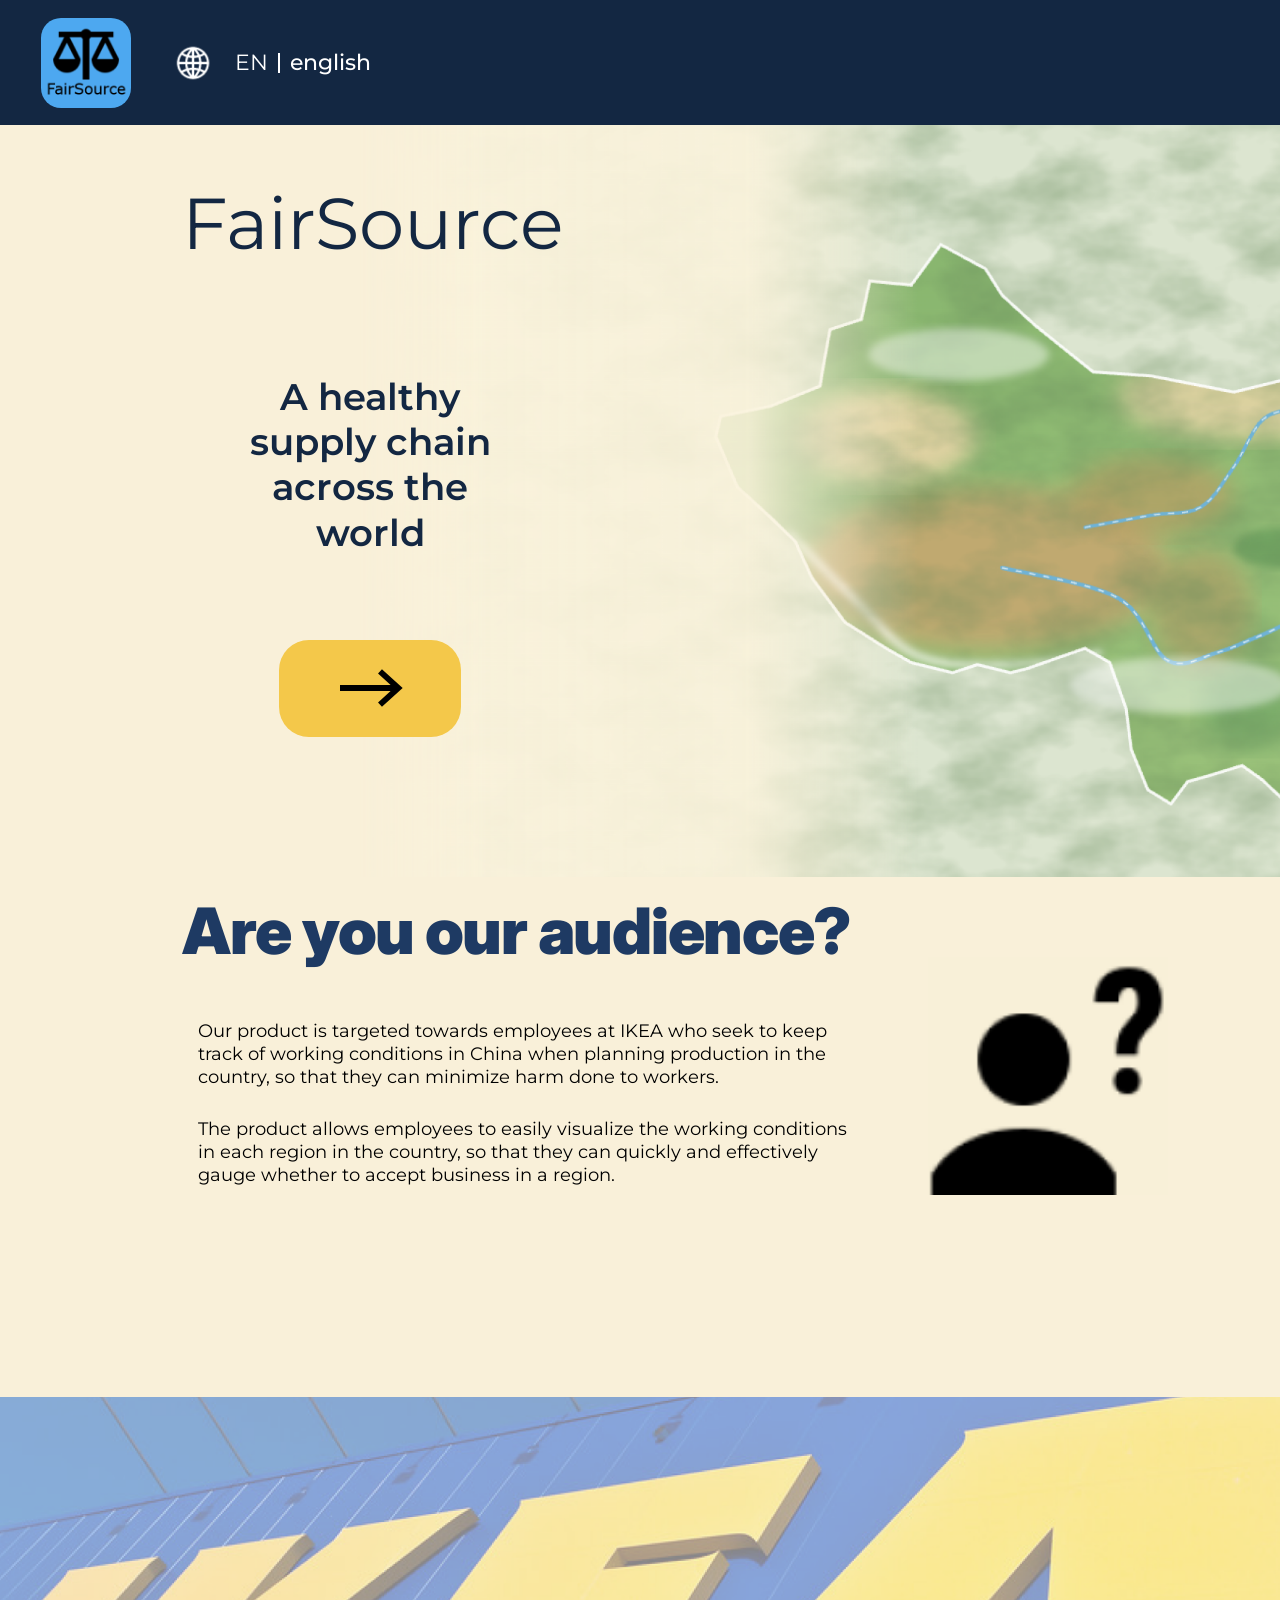
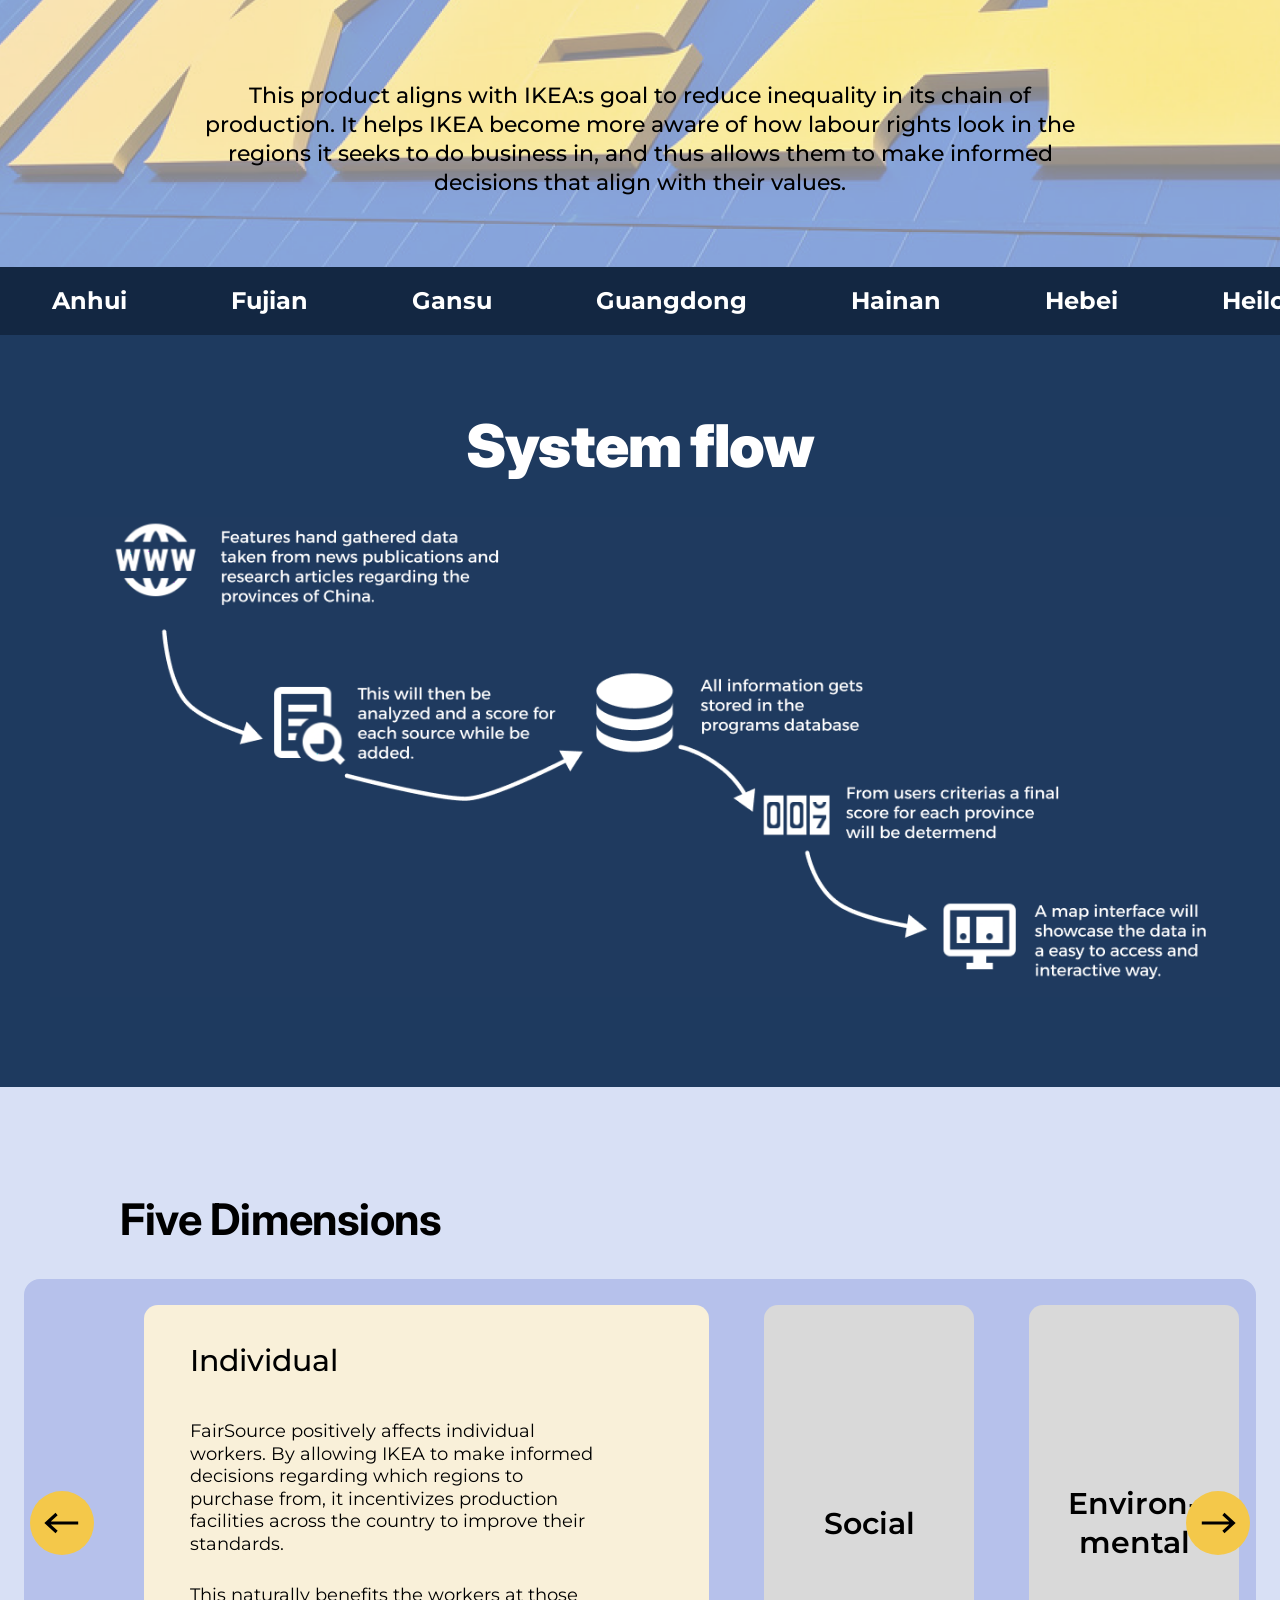
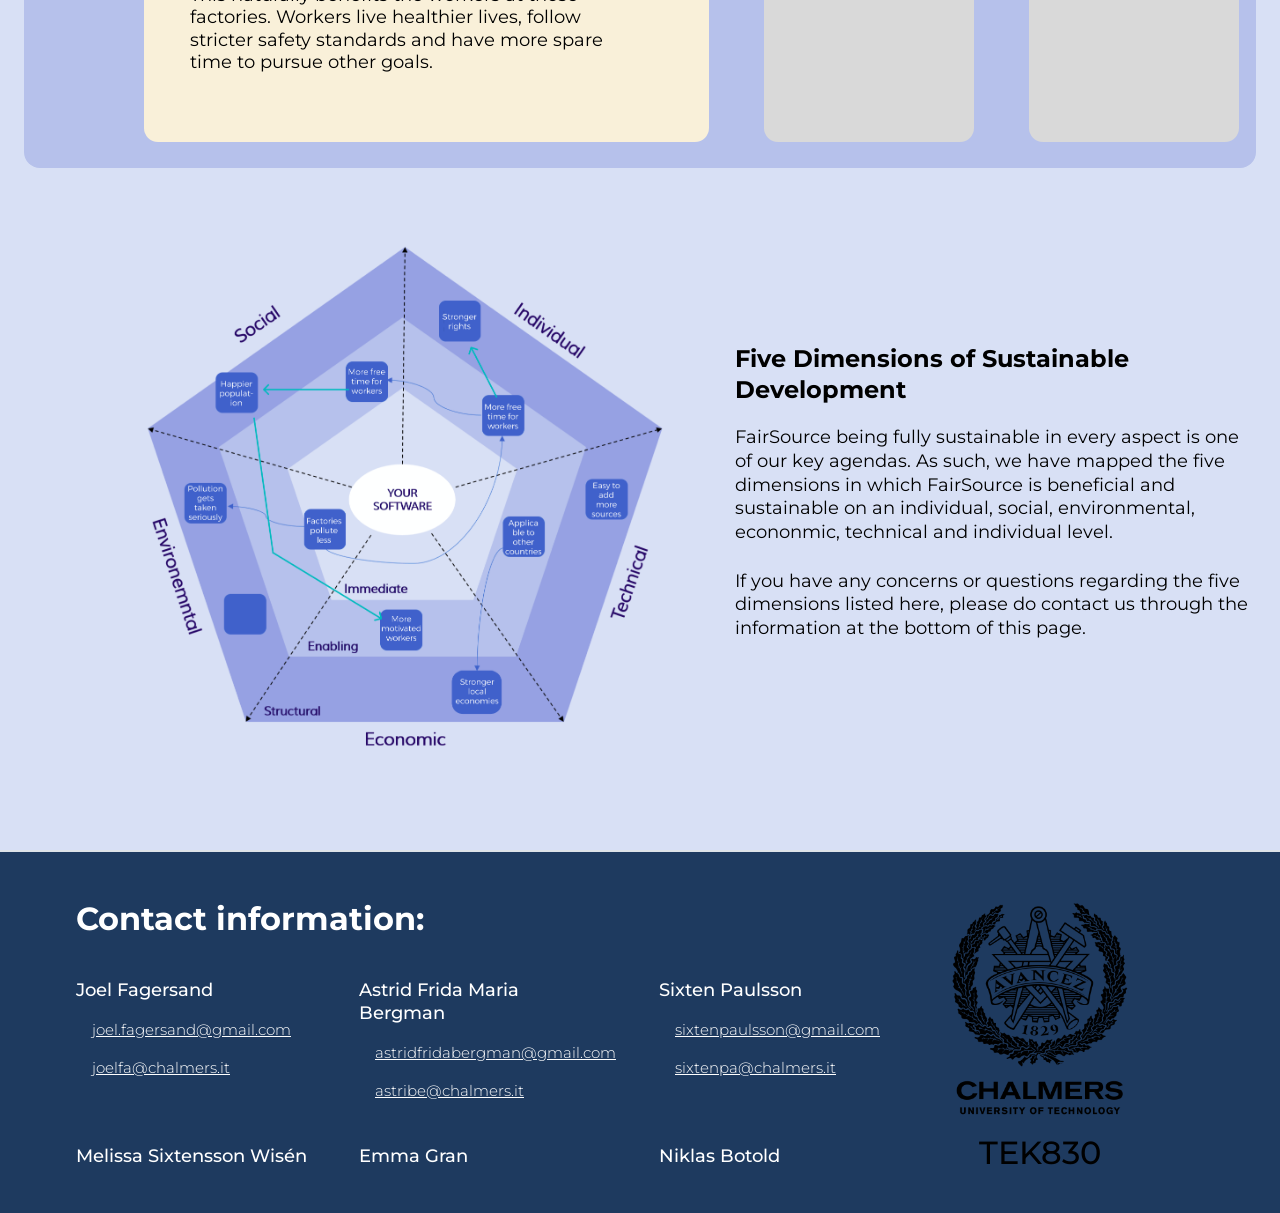
<file: index.html>
<!DOCTYPE html>
<html lang="en">
<head>
    <meta charset="UTF-8">
    <meta name="viewport" content="width=device-width, initial-scale=1">
    <title>FairSource</title>
    <link rel="preconnect" href="https://fonts.googleapis.com">
    <link rel="preconnect" href="https://fonts.gstatic.com" crossorigin>
    <link href="https://fonts.googleapis.com/css2?family=Inter:wght@600;700;900&family=Montserrat:wght@300;400;500;600;700&display=swap" rel="stylesheet">
    <link rel="stylesheet" href="css/style.css">
    <!-- <script defer src=''></script> ///// inanför '' i src ska våran script ligga om vi vill ha det -->
    <script>
        document.addEventListener('DOMContentLoaded', () => {
            document.querySelectorAll('[data-include]').forEach(async (el) => {
                const file = `includes/${el.dataset.include}.html`;
                const response = await fetch(file);
                if (response.ok) {
                    el.innerHTML = await response.text();
                } else {
                    console.error(`Could not load ${file}`);
                }
            });
        });
    </script>
    <script>
        // Carousel: arrows move focus between cards; the focused card expands
        document.addEventListener('DOMContentLoaded', () => {
            const cards = document.querySelectorAll('.carousel .card');
            const prev = document.querySelector('.carousel__btn--prev');
            const next = document.querySelector('.carousel__btn--next');
            let current = 0;

            function show(i) {
                current = (i + cards.length) % cards.length;
                cards.forEach((card, idx) => {
                    card.classList.toggle('card--active', idx === current);
                });
            }

            prev.addEventListener('click', () => show(current - 1));
            next.addEventListener('click', () => show(current + 1));
        });
    </script>
</head>

<body>

<header class="navbar">
    <a href="#top" class="navbar__logo" aria-label="FairSource home">
        <img src="images/logo.png" alt="IKEA logo">
    </a>
    <button class="navbar__lang" type="button" aria-label="Change language">
        <img src="images/globe.png" alt="" class="navbar__globe">
        <span class="navbar__lang-code">EN</span>
        <span class="navbar__lang-divider"></span>
        <span class="navbar__lang-name">english</span>
    </button>
</header>

<main id="top">
    <section class="hero">
        <img class="hero__bg" src="images/china-background.png" alt="">

        <div class="hero-content">
            <h1>
                <span>FairSource</span>
                <strong>A healthy supply chain across the world</strong>
            </h1>

            <a href="maptest.html" class="btn-arrow" aria-label="Open the map">
                <svg viewBox="0 0 40 24" aria-hidden="true"><path d="M2 12h34M26 2l11 10-11 10" fill="none" stroke="#000" stroke-width="3.5"/></svg>
            </a>
        </div>
    </section>

    <section class="audience" id="audience">
        <div class="audience__content">
            <h2 class="heading heading--navy">Are you our audience?</h2>
            <div class="audience__text">
                <p>Our product is targeted towards employees at IKEA who seek to keep track of working conditions in China when planning production in the country, so that they can minimize harm done to workers.</p>
                <p>The product allows employees to easily visualize the working conditions in each region in the country, so that they can quickly and effectively gauge whether to accept business in a region.</p>
            </div>
        </div>
        <img class="audience__icon" src="images/person-question.png" alt="Person with a question mark">
    </section>

    <section class="ikea">
        <img class="ikea__bg" src="images/ikea-background.png" alt="">
        <p class="ikea__text">This product aligns with IKEA:s goal to reduce inequality in its chain of production. It helps IKEA become more aware of how labour rights look in the regions it seeks to do business in, and thus allows them to make informed decisions that align with their values.</p>
    </section>

    <div class="banner" aria-hidden="true">
        <ul class="banner__group">
            <li>Anhui</li><li>Fujian</li><li>Gansu</li><li>Guangdong</li><li>Hainan</li><li>Hebei</li><li>Heilongjiang</li><li>Henan</li><li>Hubei</li><li>Hunan</li><li>Jiangsu</li><li>Jiangxi</li><li>Jilin</li><li>Liaoning</li><li>Qinghai</li><li>Shaanxi</li><li>Shandong</li><li>Shanxi</li><li>Sichuan</li><li>Yunnan</li><li>Zhejiang</li>
        </ul>
        <ul class="banner__group">
            <li>Anhui</li><li>Fujian</li><li>Gansu</li><li>Guangdong</li><li>Hainan</li><li>Hebei</li><li>Heilongjiang</li><li>Henan</li><li>Hubei</li><li>Hunan</li><li>Jiangsu</li><li>Jiangxi</li><li>Jilin</li><li>Liaoning</li><li>Qinghai</li><li>Shaanxi</li><li>Shandong</li><li>Shanxi</li><li>Sichuan</li><li>Yunnan</li><li>Zhejiang</li>
        </ul>
    </div>

    <section class="flow">
        <h2 class="heading heading--white">System flow</h2>
        <!-- Whole flow visual (icons, arrows, captions) is one PNG -->
        <img class="flow__visual" src="images/system-flow.png"
             alt="System flow: hand-gathered data from news and research is analyzed and scored, stored in the database, combined with user criteria into a final province score, and shown in a map interface.">
    </section>

    <section class="dimensions">
        <h2 class="heading heading--black">Five Dimensions</h2>

        <div class="carousel">
            <button class="carousel__btn carousel__btn--prev" type="button" aria-label="Previous dimension">
                <svg viewBox="0 0 40 24" aria-hidden="true"><path d="M38 12H4M14 2L3 12l11 10" fill="none" stroke="#000" stroke-width="3.5"/></svg>
            </button>

            <div class="carousel__viewport">
                <article class="card card--active" data-index="0">
                    <h3 class="card__title">Individual</h3>
                    <div class="card__body">
                        <p>FairSource positively affects individual workers. By allowing IKEA to make informed decisions regarding which regions to purchase from, it incentivizes production facilities across the country to improve their standards.</p>
                        <p>This naturally benefits the workers at those factories. Workers live healthier lives, follow stricter safety standards and have more spare time to pursue other goals.</p>
                    </div>
                </article>

                <article class="card" data-index="1">
                    <h3 class="card__title card__title--center">Social</h3>
                    <div class="card__body">
                        <p>FairSource gives workers more free time due to an eased workflow and a close eye on their good treatment, ensuring no region falls behind in wellness.</p>
                        <p>The result is happier workers that lead to a happier society, with an effectivized and healthy worklife.</p>
                    </div>
                </article>

                <article class="card" data-index="2">
                    <h3 class="card__title card__title--center">Environ- <br> mental</h3>
                    <div class="card__body">
                        <p>FairSource helps ensure that any improper treatment of environmental factors are dealt with, minimizing pollution by making the subject of pollution more serious.</p>

                    </div>
                </article>

                <article class="card" data-index="2">
                    <h3 class="card__title card__title--center">Economic</h3>
                    <div class="card__body">
                        <p>FairSource lead to happier workers, which leads to a more motivated and healthy workplace. Production and standards increase the more wellness increases.</p>
                        <p>By ensuring that a nation has humane treatments in every region, its local economies are enforced, leading to more sales and prosperity.</p>
                    </div>
                </article>

                <article class="card" data-index="2">
                    <h3 class="card__title card__title--center">Technical</h3>
                    <div class="card__body">
                        <p>FairSource's implementation is easy and quick to understand, making it very easy to add more sources than just a singular nation. Its use is relevant anywhere across the world with a workplace.</p>
                        <p>To use FairSource for more than just a single country is the ultimate end goal, and one that is not far from our grasp.</p>
                    </div>
                </article>
            </div>

            <button class="carousel__btn carousel__btn--next" type="button" aria-label="Next dimension">
                <svg viewBox="0 0 40 24" aria-hidden="true"><path d="M2 12h34M26 2l11 10-11 10" fill="none" stroke="#000" stroke-width="3.5"/></svg>
            </button>
        </div>

        <!-- Dimension pentagon is a single PNG -->
        <div class="pentagon">
        <img class="dimensions__pentagon" src="images/dimension-pentagon.png"
             alt="Pentagon diagram of the five dimensions (Individual, Social, Environmental, Technical, Economic) around 'Your software'">
        <div class="pentagon__content">
            <h1>Five Dimensions of Sustainable Development</h1>
            <p>FairSource being fully sustainable in every aspect is one of our key agendas. As such, we have mapped the five dimensions in which FairSource is beneficial and sustainable on an individual, social, environmental, econonmic, technical and individual level.</p>
            <p>If you have any concerns or questions regarding the five dimensions listed here, please do contact us through the information at the bottom of this page.</p>
        </div>
        </div>
    </section>
    </main>

    <footer class="footer">
        <div class="footer__contact">
            <h2 class="footer__heading">Contact information:</h2>

            <div class="contacts">
                <div class="contact">
                    <h3>Joel Fagersand</h3>
                    <a href="mailto:joel.fagersand@gmail.com">joel.fagersand@gmail.com</a>
                    <a href="mailto:joelfa@chalmers.it">joelfa@chalmers.it</a>
                </div>
                <div class="contact">
                    <h3>Astrid Frida Maria Bergman</h3>
                    <a href="mailto:astridfridabergman@gmail.com">astridfridabergman@gmail.com</a>
                    <a href="mailto:astribe@chalmers.it">astribe@chalmers.it</a>
                </div>
                <div class="contact">
                    <h3>Sixten Paulsson</h3>
                    <a href="mailto:sixtenpaulsson@gmail.com">sixtenpaulsson@gmail.com</a>
                    <a href="mailto:sixtenpa@chalmers.it">sixtenpa@chalmers.it</a>
                </div>
                <div class="contact">
                    <h3>Melissa Sixtensson Wisén</h3>
                </div>
                <div class="contact">
                    <h3>Emma Gran</h3>
                </div>
                <div class="contact">
                    <h3>Niklas Botold</h3>
                </div>
            </div>
        </div>

        <!-- Chalmers logo (with course code) is a PNG -->
        <div class="footer__logo">
            <img src="images/chalmers-logo.png" alt="Chalmers University of Technology">
            <span class="footer__course">TEK830</span>
        </div>
    </footer>
</body>
</html>
</file>
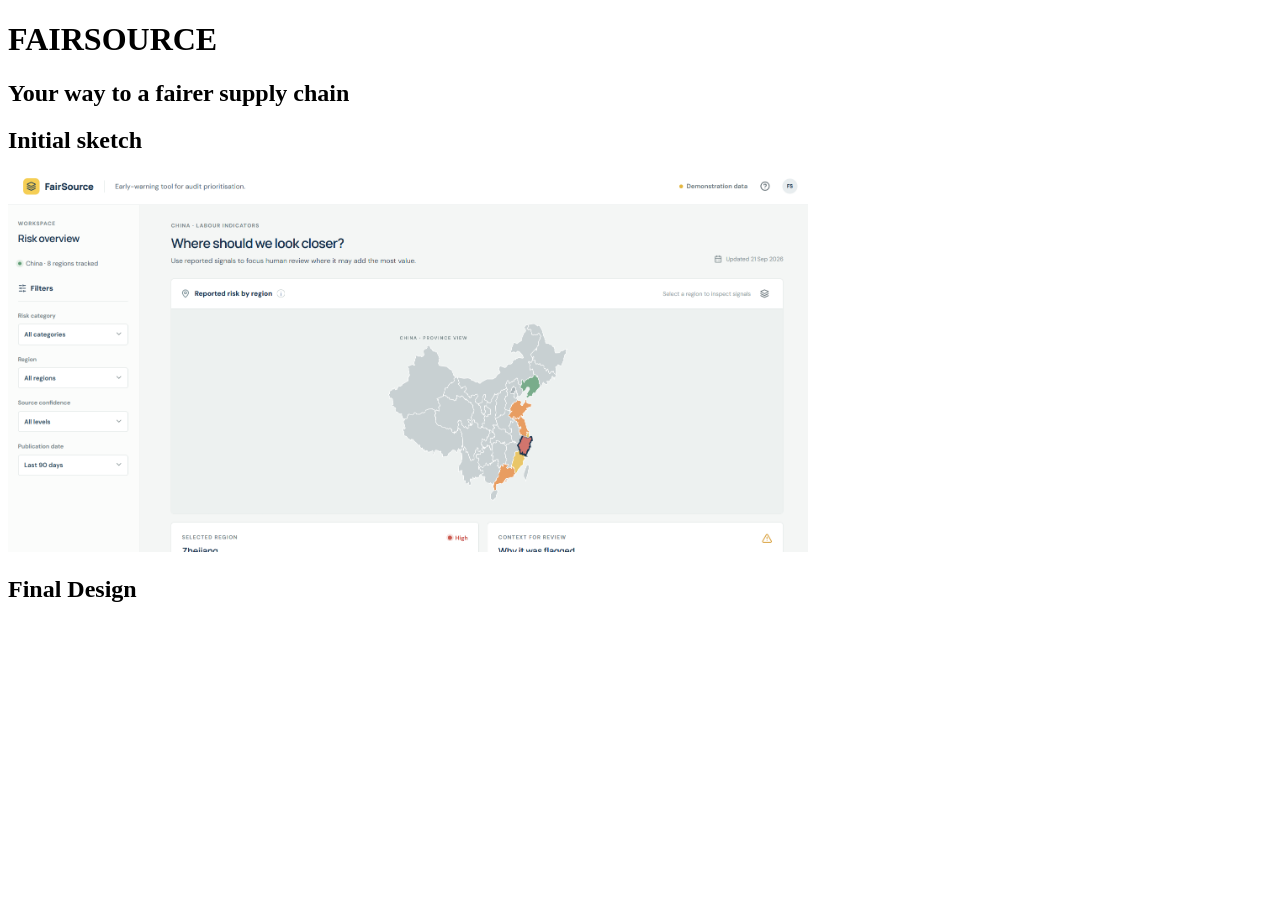
<file: showcase_page/showcase.html>
<!DOCTYPE html>
<html lang="en">
<head>
    <meta charset="UTF-8">
    <meta name="viewport" content="width=device-width, initial-scale=1.0">
    <title>Showcase Page</title>
</head>
<header>
    <h1>FAIRSOURCE</h1>
    <h2>Your way to a fairer supply chain</h2>
</header>
<body>
    <h2>Initial sketch</h2>
    <img src="img/sketch.png" alt="Initial Sketch" style="width: 100%; max-width: 800px;">
    <h2>Final Design</h2>
    

</body>
</html>
</file>
<file: css/style.css>
/* =========================================================
   FairSource – stylesheet
   Design width: 1440px (Figma)
   ========================================================= */

/* ---------- Tokens ---------- */
:root {
    --navy-dark: #132742;      /* navbar, tickers */
    --navy: #1e3a5f;           /* system flow, footer */
    --navy-text: #1e3a63;      /* headings on cream */
    --cream: #f9f0d9;          /* page / hero / audience */
    --yellow: #f4c84a;         /* buttons */
    --periwinkle-light: #d8e0f5;   /* dimensions background */
    --periwinkle: #b6c1eb;         /* carousel panel */
    --card-grey: #d9d9d9;
    --black: #000;
    --white: #fff;

    --font-body: "Montserrat", "Helvetica Neue", Arial, sans-serif;
    --font-display: "Inter", "Helvetica Neue", Arial, sans-serif;
}

/* ---------- Reset / base ---------- */
*,
*::before,
*::after { box-sizing: border-box; }

html { scroll-behavior: smooth; }

body {
    margin: 0;
    font-family: var(--font-body);
    font-weight: 400;
    color: var(--black);
    background: var(--cream);
    line-height: 1.3;
}

img { display: block; max-width: 100%; height: auto; }

a { color: inherit; }

button {
    font: inherit;
    border: 0;
    background: none;
    cursor: pointer;
    padding: 0;
}

ul { margin: 0; padding: 0; list-style: none; }

/* ---------- Shared headings ---------- */
.heading {
    margin: 0;
    font-family: var(--font-display);
    font-weight: 900;
    letter-spacing: -0.02em;
    line-height: 1.05;
}
.heading--navy  { color: var(--navy-text); font-size: clamp(2.5rem, 5vw, 4.2rem); }
.heading--white { color: var(--white);     font-size: clamp(2.5rem, 4.6vw, 4rem); text-align: center; }
.heading--black { color: var(--black); font-weight: 700; font-size: clamp(2rem, 3.4vw, 2.9rem); letter-spacing: -0.01em; }

/* =========================================================
   NAVBAR
   ========================================================= */
.navbar {
    display: flex;
    align-items: center;
    gap: 38px;
    height: 125px;
    padding: 0 41px;
    background: var(--navy-dark);
}

.navbar__logo {
    display: block;
    height: 90px;
    border-radius: 20px;
    overflow: hidden;
    flex-shrink: 0;
}
.navbar__logo img { height: 100%; width: auto; object-fit: contain; }

.navbar__logo--small {
    width: 124px;
    height: 90px;
    border-radius: 20px;
}

.navbar__lang {
    display: flex;
    align-items: center;
    gap: 18px;
    color: var(--white);
    font-size: 1.35rem;
    font-weight: 400;
}
.navbar__globe { width: 48px; height: 48px; }
.navbar__lang-divider {
    width: 1.5px;
    height: 20px;
    background: var(--white);
    margin: 0 -8px;
}
.navbar__lang-name { font-weight: 500; }

/* =========================================================
   HERO
   ========================================================= */
.hero {
    position: relative;
    min-height: 752px;
    background: var(--cream);
    overflow: hidden;
}

/* China map: right side, fading into the cream background */
.hero__bg {
    position: absolute;
    top: 0;
    right: 0;
    width: 72%;
    height: 100%;
    object-fit: cover;
    object-position: left center;
    -webkit-mask-image: linear-gradient(to right, transparent 0, #000 14%);
    mask-image: linear-gradient(to right, transparent 0, #000 14%);
}

/* Left edge (182px) matches .audience so the text lines up with "Are you our audience?" */
.hero-content {
    position: relative;
    z-index: 1;
    width: 40%;
    max-width: 620px;
    padding: 60px 0 0 182px;
    box-sizing: content-box;
}

.hero-content h1 {
    margin: 0;
    color: var(--navy-dark);
}

.hero-content h1 span {
    display: block;
    font-weight: 400;
    font-size: clamp(3.5rem, 5.6vw, 5rem);
    line-height: 1.1;
}

.hero-content h1 strong {
    display: block;
    width: 300px;
    margin: 110px 0 0 38px;
    text-align: center;
    font-weight: 600;
    font-size: clamp(1.8rem, 2.9vw, 2.6rem);
    line-height: 1.22;
}

/* centered under the tagline (38px + 300px/2 − 182px/2 = 97px) */
.btn-arrow {
    display: flex;
    align-items: center;
    justify-content: center;
    width: 182px;
    height: 97px;
    margin: 85px 0 0 97px;
    border-radius: 30px;
    background: var(--yellow);
    transition: transform .15s ease, filter .15s ease;
}
.btn-arrow svg { width: 120px; height: 40px; }
.btn-arrow:hover { transform: translateX(4px); filter: brightness(1.05); }
.btn-arrow:focus-visible { outline: 3px solid var(--navy-dark); outline-offset: 4px; }

/* =========================================================
   AUDIENCE
   ========================================================= */
.audience {
    position: relative;
    display: flex;
    justify-content: space-between;
    align-items: flex-start;
    min-height: 520px;
    padding: 20px 112px 0 182px;
    background: var(--cream);
}

.audience__content { max-width: 680px; }

.audience__text {
    margin: 56px 0 0 16px;
    font-size: 1.125rem;
    line-height: 1.28;
}
.audience__text p { margin: 0 0 1.6em; }

.audience__icon {
    width: 240px;
    margin-top: 60px;
}

/* =========================================================
   IKEA
   ========================================================= */
.ikea {
    position: relative;
    min-height: 470px;
    display: flex;
    align-items: flex-end;
    justify-content: center;
    overflow: hidden;
}
.ikea__bg {
    position: absolute;
    inset: 0;
    width: 100%;
    height: 100%;
    object-fit: cover;
}
.ikea__text {
    position: relative;
    max-width: 940px;
    margin: 0 0 70px;
    padding: 0 24px;
    text-align: center;
    font-size: 1.4rem;
    font-weight: 500;
    line-height: 1.3;
    color: var(--black);
}

/* =========================================================
   PROVINCE BANNER
   Pure-CSS right-to-left looping banner (no <marquee>).
   Two identical lists sit side by side; each slides left by
   exactly its own width, so the loop restarts invisibly.
   Change --banner-speed to make it faster / slower.
   ========================================================= */
.banner {
    --banner-speed: 90s;

    display: flex;
    align-items: center;
    overflow: hidden;
    height: 68px;
    background: var(--navy-dark);
    color: var(--white);
    user-select: none;
}

.banner__group {
    display: flex;
    flex-shrink: 0;
    justify-content: space-around;
    min-width: 100%;
    animation: banner-scroll var(--banner-speed) linear infinite;
    will-change: transform;
}

.banner__group li {
    padding: 0 52px;
    font-family: var(--font-body);
    font-weight: 700;
    font-size: 1.5rem;
    white-space: nowrap;
}

@keyframes banner-scroll {
    from { transform: translateX(0); }
    to   { transform: translateX(-100%); }
}

/* =========================================================
   SYSTEM FLOW
   ========================================================= */
.flow {
    padding: 80px 24px 90px;
    background: var(--navy);
}
.flow__visual {
    width: min(1180px, 100%);
    margin: 40px auto 0;
}

/* =========================================================
   FIVE DIMENSIONS
   ========================================================= */
.dimensions {
    padding: 110px 0 100px;
    background: var(--periwinkle-light);
}
.dimensions .heading {
    padding-left: 120px;
    margin-bottom: 36px;
}

.carousel {
    position: relative;
    display: flex;
    align-items: center;
    margin: 0 24px;
    padding: 26px 0;
    border-radius: 16px;
    background: var(--periwinkle);
}

.carousel__viewport {
    display: flex;
    gap: 55px;
    flex: 1;
    padding: 0 100px 0 120px;
    align-items: stretch;
}

.card {
    display: flex;
    flex-direction: column;
    width: 210px;
    min-height: 420px;
    border-radius: 14px;
    background: var(--card-grey);
    flex-shrink: 0;
    justify-content: center;
}
.card--active {
    width: 565px;
    justify-content: flex-start;
    padding: 36px 40px 40px;
    background: var(--cream);
}

.card__title {
    margin: 0;
    font-weight: 600;
    font-size: 1.9rem;
    text-align: center;
}
.card--active .card__title {
    text-align: left;
    font-weight: 500;
    font-size: 1.9rem;
    padding: 0 0 40px 6px;
}
.card__title--center { text-align: center; }
.card:not(.card--active) .card__body { display: none; }

.card__body {
    padding-left: 6px;
    font-size: 1.1rem;
    line-height: 1.28;
    max-width: 420px;
}
.card__body p { margin: 0 0 1.6em; }

.carousel__btn {
    position: absolute;
    top: 50%;
    transform: translateY(-50%);
    display: flex;
    align-items: center;
    justify-content: center;
    width: 64px;
    height: 64px;
    border-radius: 50%;
    background: var(--yellow);
    transition: filter .15s ease;
}
.carousel__btn svg { width: 36px; height: 22px; }
.carousel__btn--prev { left: 6px; }
.carousel__btn--next { right: 6px; }
.carousel__btn:hover { filter: brightness(1.06); }
.carousel__btn:focus-visible { outline: 3px solid var(--navy-dark); outline-offset: 3px; }

.pentagon {
    display: flex;
    align-items: center;
    gap: 60px;
    margin: 70px 24px 0 clamp(24px, 9vw, 130px);
}

.dimensions__pentagon {
    flex: 0 1 560px;
    width: 560px;
    max-width: 50%;
    margin: 0;
}

.pentagon__content {
    flex: 1;
    min-width: 0;
}

.pentagon__content h2 {
    margin: 0 0 24px;
    font-family: var(--font-display);
    font-weight: 700;
    font-size: clamp(1.6rem, 2.6vw, 2.3rem);
    line-height: 1.1;
}

.pentagon__content p {
    margin: 0 0 1.4em;
    font-size: 1.1rem;
    line-height: 1.35;
    max-width: 520px;
}

/* =========================================================
   FOOTER
   ========================================================= */
.footer {
    display: flex;
    justify-content: space-between;
    gap: 40px;
    padding: 46px 120px 40px 76px;
    background: var(--navy);
    color: var(--white);
    border-top: 2px solid rgba(255, 255, 255, .85);
}

.footer__heading {
    margin: 0 0 40px;
    font-weight: 700;
    font-size: 2rem;
}

.contacts {
    display: grid;
    grid-template-columns: repeat(3, minmax(220px, auto));
    column-gap: 52px;
    row-gap: 44px;
}

.contact {
    display: flex;
    flex-direction: column;
    gap: 18px;
    font-size: 0.95rem;
}
.contact h3 {
    margin: 0;
    font-weight: 500;
    font-size: 1.1rem;
}
.contact a,
.contact span {
    padding-left: 16px;
    font-weight: 300;
    font-size: 0.95rem;
}
.contact a { text-decoration: underline; }

.footer__logo {
    display: flex;
    flex-direction: column;
    align-items: center;
    flex-shrink: 0;
    width: 240px;
    margin-top: -10px;
}
.footer__course {
    margin-top: 4px;
    font-size: 2rem;
    font-weight: 500;
    color: var(--black);
}
/* =========================================================
   RESPONSIVE
   ========================================================= */
@media (max-width: 1100px) {
    .hero { flex-direction: column; min-height: 0; }
    .hero { min-height: 0; }
    .hero__bg { width: 100%; opacity: .35; -webkit-mask-image: none; mask-image: none; }
    .hero-content { width: 100%; max-width: none; padding: 40px 32px 60px; box-sizing: border-box; }
    .hero-content h1 strong { margin: 40px 0 0; }
    .btn-arrow { margin: 40px 0 0 72px; }
    .btn-arrow { margin: 40px 0 0; }

    .audience { flex-direction: column; padding: 40px 32px; min-height: 0; }
    .audience__text { margin-left: 0; }
    .audience__icon { margin: 20px auto 40px; }

    .dimensions .heading { padding-left: 32px; }
    .carousel__viewport { flex-direction: column; padding: 0 84px; gap: 20px; }
    .card, .card--active { width: 100%; min-height: 0; }
    .card:not(.card--active) { padding: 40px 0; }

    .footer { flex-direction: column; padding: 40px 32px; }
    .contacts { grid-template-columns: repeat(2, minmax(0, 1fr)); }

    .pentagon { flex-direction: column; align-items: flex-start; margin: 50px 32px 0; gap: 32px; }
    .dimensions__pentagon { width: 100%; max-width: 560px; flex: none; }
}

@media (max-width: 600px) {
    .navbar { gap: 16px; padding: 0 16px; height: 96px; }
    .navbar__logo { height: 60px; border-radius: 16px; }
    .navbar__logo img { height: 100%; width: auto; object-fit: contain; }
    .navbar__logo--small { height: 100%; width: auto; }
    .navbar__lang { font-size: 1rem; gap: 10px; }
    .navbar__globe { width: 32px; height: 32px; }

    .contacts { grid-template-columns: 1fr; }
    .banner__group li { padding: 0 28px; font-size: 1.15rem; }
}

/* Reduced-motion users get the banner at a much calmer pace */
@media (prefers-reduced-motion: reduce) {
    .banner { --banner-speed: 240s; }
    html { scroll-behavior: auto; }
}
</file>
